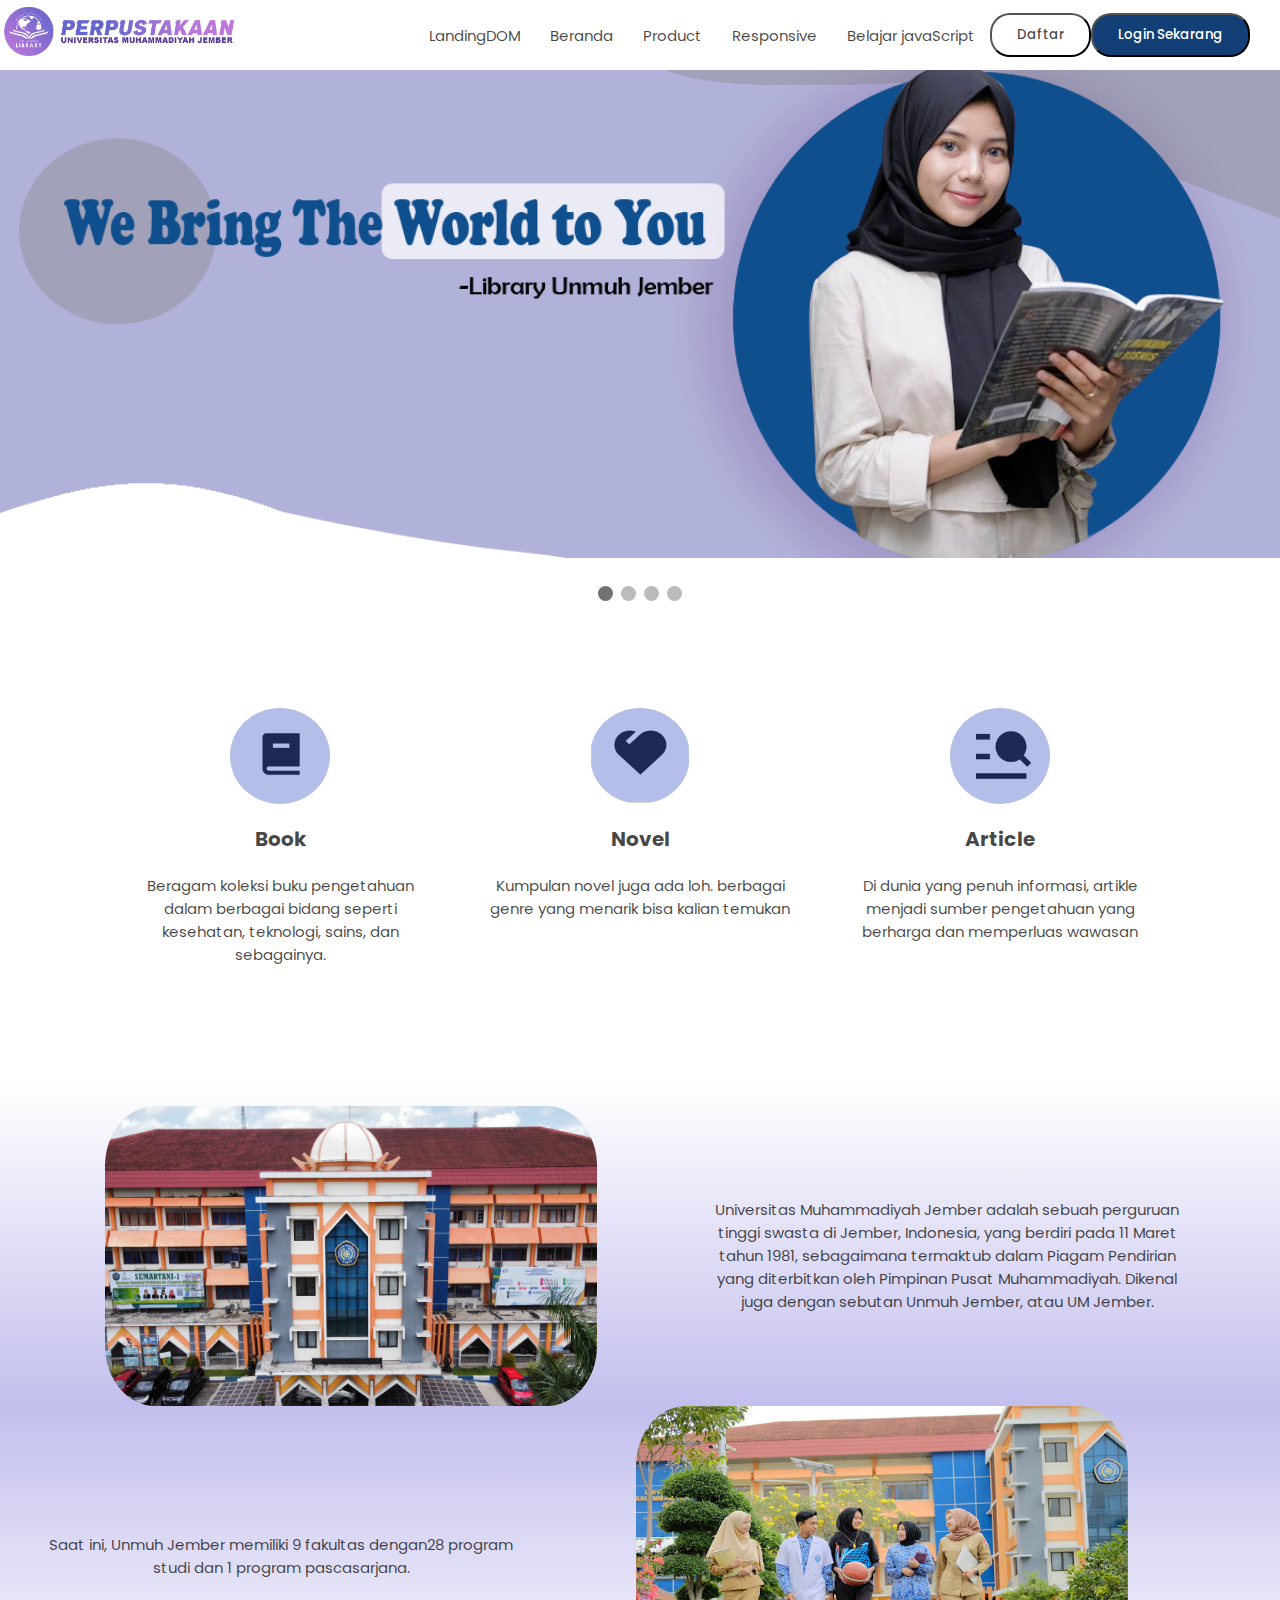
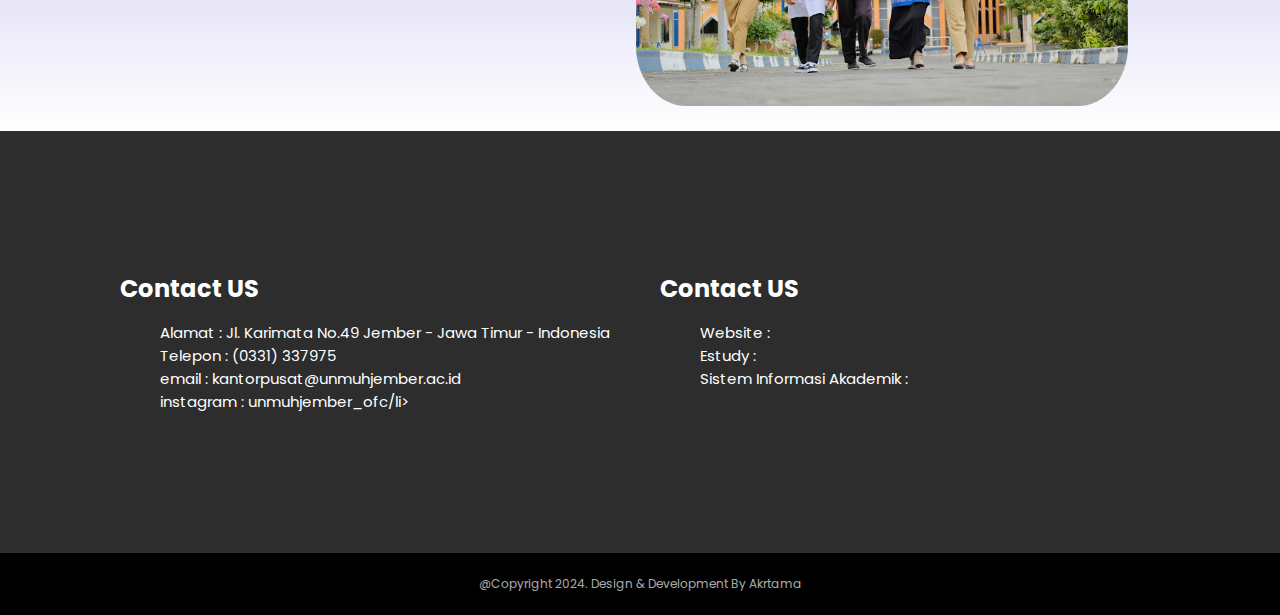
<file: index.html>
<!DOCTYPE html>
<html lang="en">
<head>
    <meta charset="UTF-8">
    <meta name="viewport" content="width=device-width, initial-scale=1.0">
    <title>Document</title>
    <link rel="stylesheet" href="src/css/style.css">
    <link href="https://fonts.googleapis.com/css2?family=Poppins:ital,wght@0,100;0,200;0,300;0,400;0,500;0,600;0,700;0,800;0,900;1,100;1,200;1,300;1,400;1,500;1,600;1,700;1,800;1,900&display=swap" rel="stylesheet">
</head>
<body>
    <nav>
        <img src="src/image/logo_perpus.png" alt="logo" height="60px">
        <ul>
            <li><a href="JavaScriptDOM/landingDOM.html">LandingDOM</a></li>
            <li><a href="">Beranda</a></li>
            <li><a href="productApi.html">Product</a></li>
            <li><a href="product-responsive.html">Responsive</a></li>
            <li><a href="jsdasar.html">Belajar javaScript</a></li>
            <a href="form.html"><button id="btn-registrasi">Daftar</button></a>
            <a href="login-responsive.html"><button>Login Sekarang</button></a>
        </ul>
    </nav>
    <div class="carousel-container">
        <div class="mySlide fade">
            <img src="src/image/slide_1.png" alt="" width="100%" >
        </div>
        <div class="mySlide fade">
            <img src="src/image/slide_2.png" alt="" width="100%">
        </div>
        <div class="mySlide fade">
            <img src="src/image/slide_3.png" alt="" width="100%">
        </div>
        <div class="mySlide fade">
            <img src="src/image/slide_4.png" alt="" width="100%">
        </div>
       
    </div>
   
    <br>
    <div style="text-align:center">
        <span class="dot"></span> 
        <span class="dot"></span> 
        <span class="dot"></span> 
        <span class="dot"></span> 
      </div>

<div class="content-koleksi" id="koleksi">
    <div class="row">
        <div class="col-3">
            <a href="jsdasar.html"><img  src="src/image/book.png" alt="" ></a><h2>Book</h2>
            <p>Beragam koleksi buku pengetahuan dalam berbagai bidang seperti kesehatan, teknologi, sains, dan sebagainya.</p>
        </div>
        <div class="col-3">
            <img src="src/image/novel.png" alt=""><h2>Novel</h2>
            <p>Kumpulan novel juga ada loh. berbagai genre yang menarik bisa kalian temukan</p>
        </div>
        <div class="col-3">
            <img src="src/image/artikel.png" alt=""><h2>Article</h2>
            <p>Di dunia yang penuh informasi, artikle menjadi sumber pengetahuan yang berharga dan memperluas wawasan</p>
        </div>
    </div>
</div>
<div class="content-profil" id="profil">
    <div class="profil1 ">
    <img src="src/image/profil_unmuh.jpg" alt="" id="image_profil1">
    <p>Universitas Muhammadiyah Jember adalah sebuah perguruan tinggi swasta di Jember, Indonesia, yang berdiri pada 11 Maret tahun 1981, sebagaimana termaktub dalam Piagam Pendirian yang diterbitkan oleh Pimpinan Pusat Muhammadiyah. Dikenal juga dengan sebutan Unmuh Jember, atau UM Jember.</p>
</div>
<div class="profil1">
    <p style="padding-left: 10px;">
        Saat ini, Unmuh Jember memiliki 9 fakultas dengan28 program studi dan 1 program pascasarjana.
        </p>
    <img style="text-align: right;" src="src/image/jurusan.jpg" alt="">
</div>
</div>
<footer>
    <div class="row">
        <div class="col-5">
            <div class="contact">
                <h2>Contact US
            <ul>
                <li>Alamat : Jl. Karimata No.49 Jember - Jawa Timur - Indonesia </li>
                <li>Telepon : (0331) 337975</li>
                <li>email : kantorpusat@unmuhjember.ac.id</li>
                <li>instagram : unmuhjember_ofc/li>
            </ul>
        </h2>
        </div>
        </div>
            <div class="col-5">
                <div class="system">
                    <h2>Contact US
                <ul>
                    <li>Website :</li>
                    <li>Estudy :</li>
                    <li>Sistem Informasi Akademik :</li>
                </ul>
            </h2>
            </div>
    
</div>
</footer>
<div class="sub-footer">
    <p>@Copyright 2024. Design & Development By Akrtama</p>
</div> 
<script src="src/javaScript/main.js"></script>
</body>

</html>
</file>
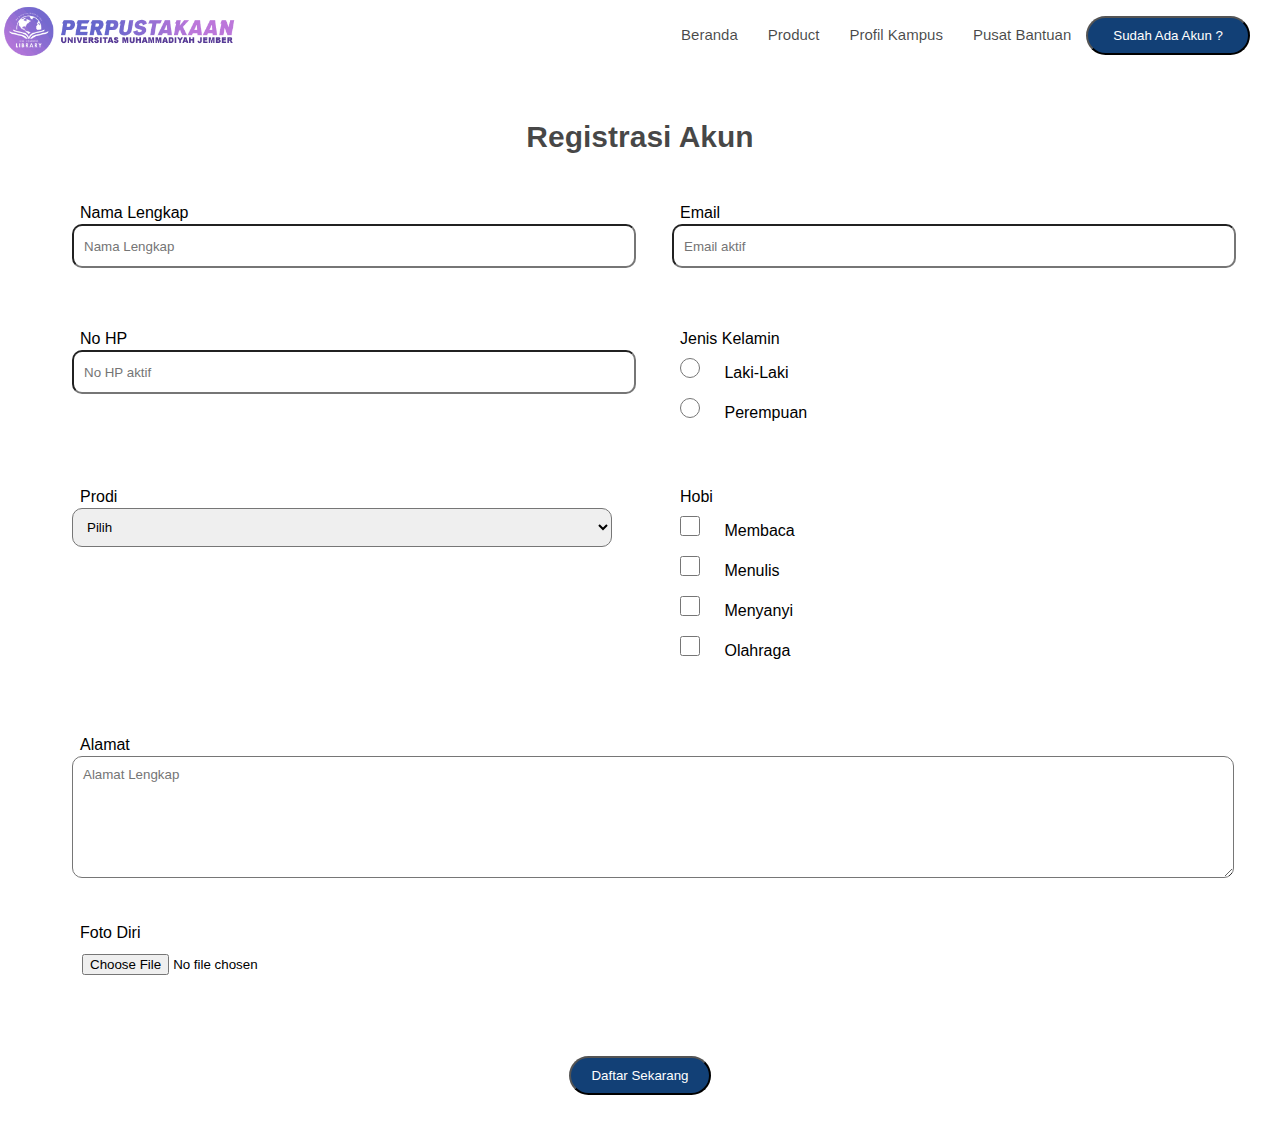
<file: form.html>
<!DOCTYPE html>
<html lang="en">
<head>
    <meta charset="UTF-8">
    <meta name="viewport" content="width=device-width, initial-scale=1.0">
    <title>Document</title>
    <link rel="stylesheet" href="src/css/style.css">
</head>
<body style="margin: 0;">
    <nav>
        <img src="src/image/logo_perpus.png" alt="logo" height="60px">
        <ul>
            <li><a href="index.html">Beranda</a></li>
            <li><a href="productApi.html">Product</a></li>
            <li><a href="#profil">Profil Kampus</a></li>
            <li><a href="">Pusat Bantuan</a></li>
            <a href="index.html"><button>Sudah Ada Akun ?</button></a>
        </ul>
    </nav>
    <section>
    <h1>Registrasi Akun</h1>
    
    <form action="" method="post">
    <div class="parent-section">
    <div class="section50">
    <label for="nama">Nama Lengkap</label><br>
    <input type="text" name="nama" placeholder="Nama Lengkap" required><br>
    </div>
    <div class="section50">
    <label for="email">Email</label><br>
    <input type="email" name="email" placeholder="Email aktif" required><br>
    </div>
    </div>

    <div class="parent-section">
    <div class="section50">
    <label for="no_hp">No HP</label><br>
    <input type="text" name="no_hp" placeholder="No HP aktif"><br>
    </div>
    <div class="section50">
    <label >Jenis Kelamin</label><br>
    <input type="radio" id="jk" name="jk">
    <label class="jenis_kelamin">Laki-Laki</label><br>
    <input type="radio" id="jk" name="jk">
    <label class="jenis_kelamin">Perempuan</label><br>
</div>
</div>
<div class="parent-section">
    <div class="section50">
    <label for="prodi">Prodi</label>
    <select name="prodi" id="prodi">
        <option value="">Pilih</option>
        <optgroup label="Fakultas Teknik" id="fakultas">
        <option value="Teknik sipil">Teknik Sipil</option>
        <option value="Teknik informatika">Teknik Informatika</option>
        <option value="Teknik lingkungan">Teknik Lingkungan</option>
        <option value="Teknik mesin">Teknik Mesin</option>
        <option value="Sistem informasi">Sistem Informasi</option>
    </optgroup>
    <optgroup label="Hukum" id="fakultas">
        <option value="ilmu hukum">Hukum</option>
    </optgroup>
    <optgroup label="Keguruan & Ilmu Pengetahuan">
        <option value="Bahasa Inggris">Pend. Bahasa Inggris</option>
        <option value="Sastra Indonesia">Pend. Bahasa & Sastra Indonesia</option>
        <option value="biologi">Pend. Biologi</option>
        <option value="Matematika">Pend. Matematika</option>
        <option value="PG Paud">PG PAUD</option>
        <option value="olahraga">Pend. Olahraga</option>
        <option value="ppg">Program Profesi Guru</option>
    </optgroup>
    <optgroup label="Agama Islam" id="fakultas"> 
        <option value="Agama islam">Pend. Agama Islam</option>
        <option value="ekonomi syariah">Ekonomi Syariah</option>
    </optgroup>
    <optgroup label="Pertanian" id="fakultas">
        <option value="Agroteknologi">Agroteknologi</option>
        <option value="agribisnis">Agribisnis</option>
        <option value="TIP">Teknologi Industri Pertanian</option>
    </optgroup>
    <optgroup label="Ekonomi & Bisnis">
        <option value="manajemen">Manajemen</option>
        <option value="akuntansi">Akuntansi</option>
        <option value="s2 manajemen">S-2 Magister Manajemen</option>
    </optgroup>
    <optgroup label="Ilmu Sosial & Politik" id="fakultas">
        <option value="ilmu pemerintahan">Ilmu Pemerintahan</option>
        <option value="ilmu komunikasi">Ilmu Komunikasi</option>
        <option value="perhotelan">D3 Perhotelan</option>
    </optgroup>
    <optgroup label="Psikologi" id="jurusan">
        <option value="psikologi">Psikologi</option>
    </optgroup>
    <optgroup label="Ilmu Kesehatan">
        <option value="S1 Keperawatan">S1 Keperawatan</option>
        <option value="D3 Keperawatan">D3 Keperawatan</option>
        <option value="profesi ners">Profesi Ners</option>
    </optgroup>
    </select><br>
</div>

<div class="section50">
    <label>Hobi</label><br>
    <input type="checkbox" id="hobi" name="membaca" >
    <label for="membaca">Membaca</label><br>
    <input type="checkbox" id="hobi" name="menulis">
    <label for="menulis">Menulis</label><br>
    <input type="checkbox" id="hobi" name="menyanyi">
    <label for="menyanyi">Menyanyi</label><br>
    <input type="checkbox" id="hobi" name="olahraga">
    <label for="olahraga">Olahraga</label>
</div>
</div>
<div style="padding:0px 30px; margin: 40px;">
    <label for="alamat">Alamat</label><br>
    <textarea name="alamat" id="alamat" cols="30" rows="3" placeholder="Alamat Lengkap"></textarea><br>
</div>
<div style="padding:0px 30px; margin: 40px;">
    <label for="foto">Foto Diri</label><br>
    <input type="file" id="foto" name="foto"><br>
</div>
<div class="btn-submit">
    <button type="submit">Daftar Sekarang</button>
</div>
</form>
</section>
</body>
</html>
</file>
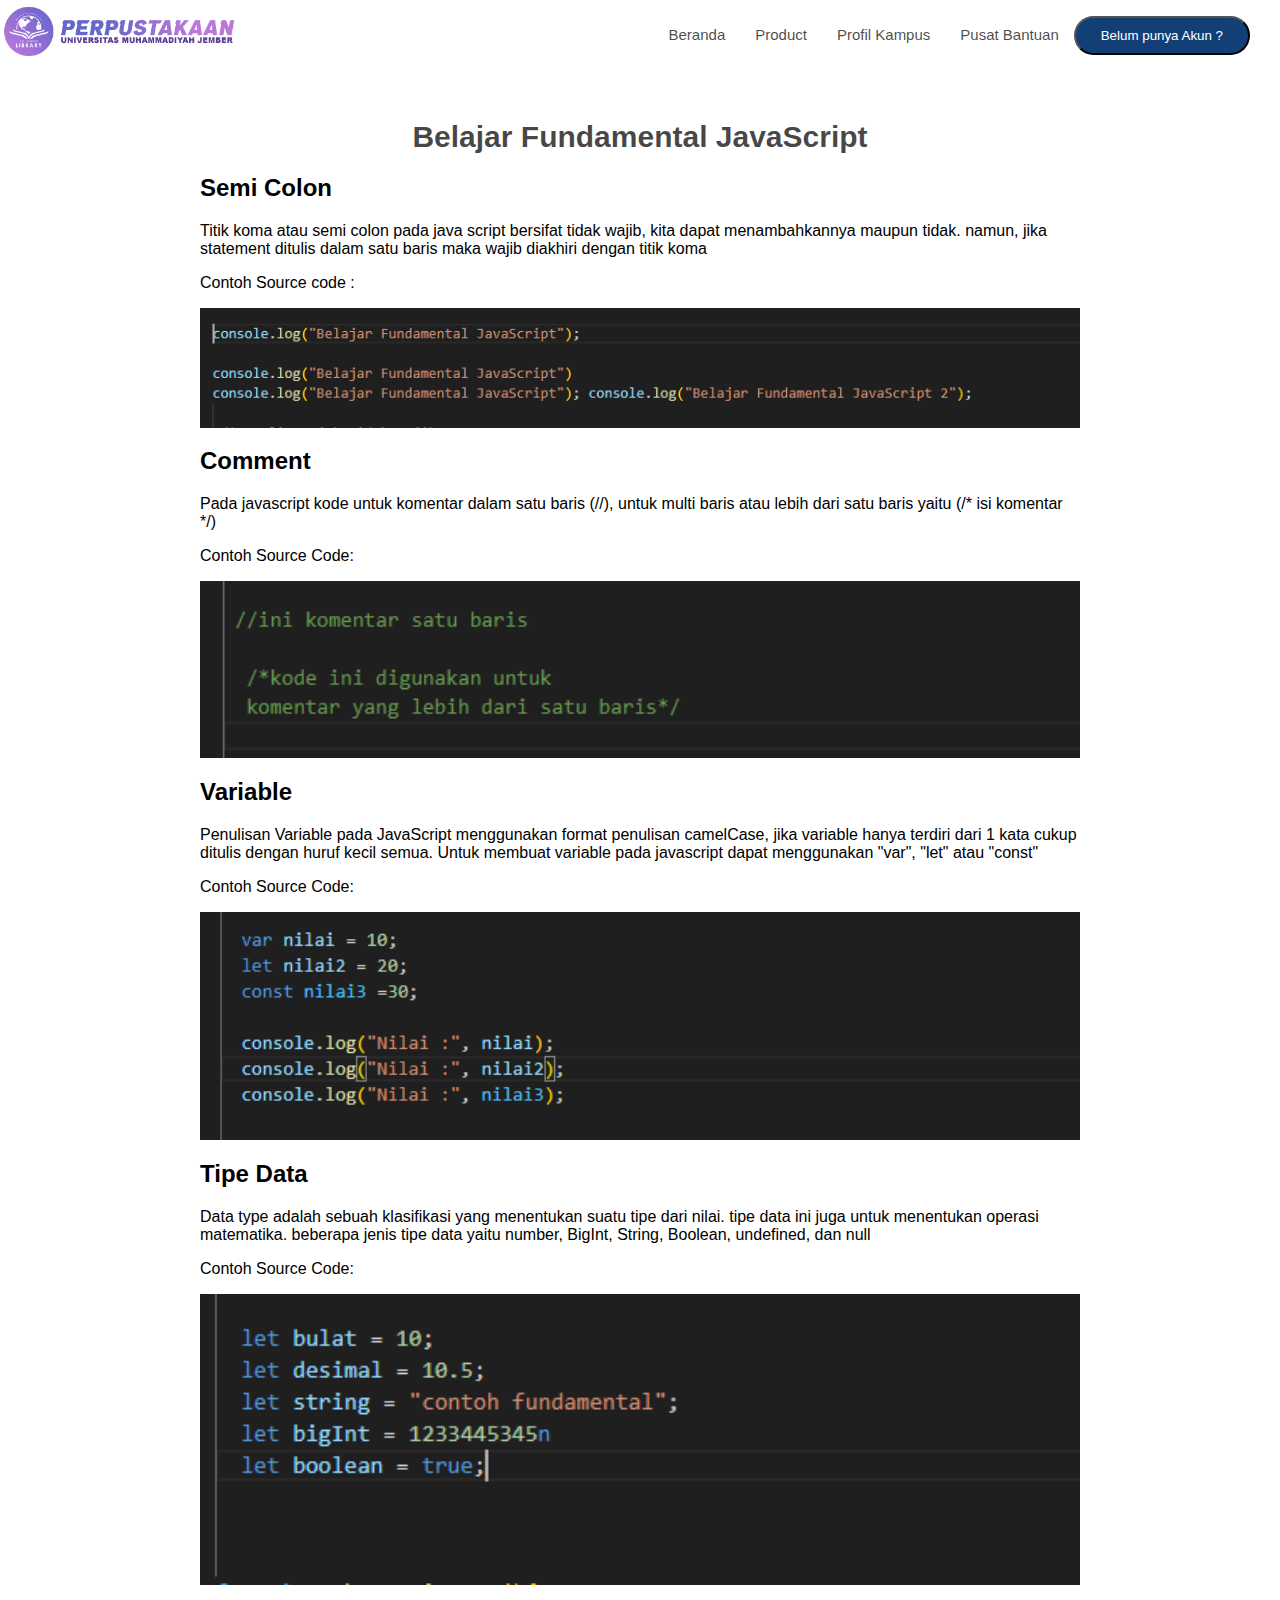
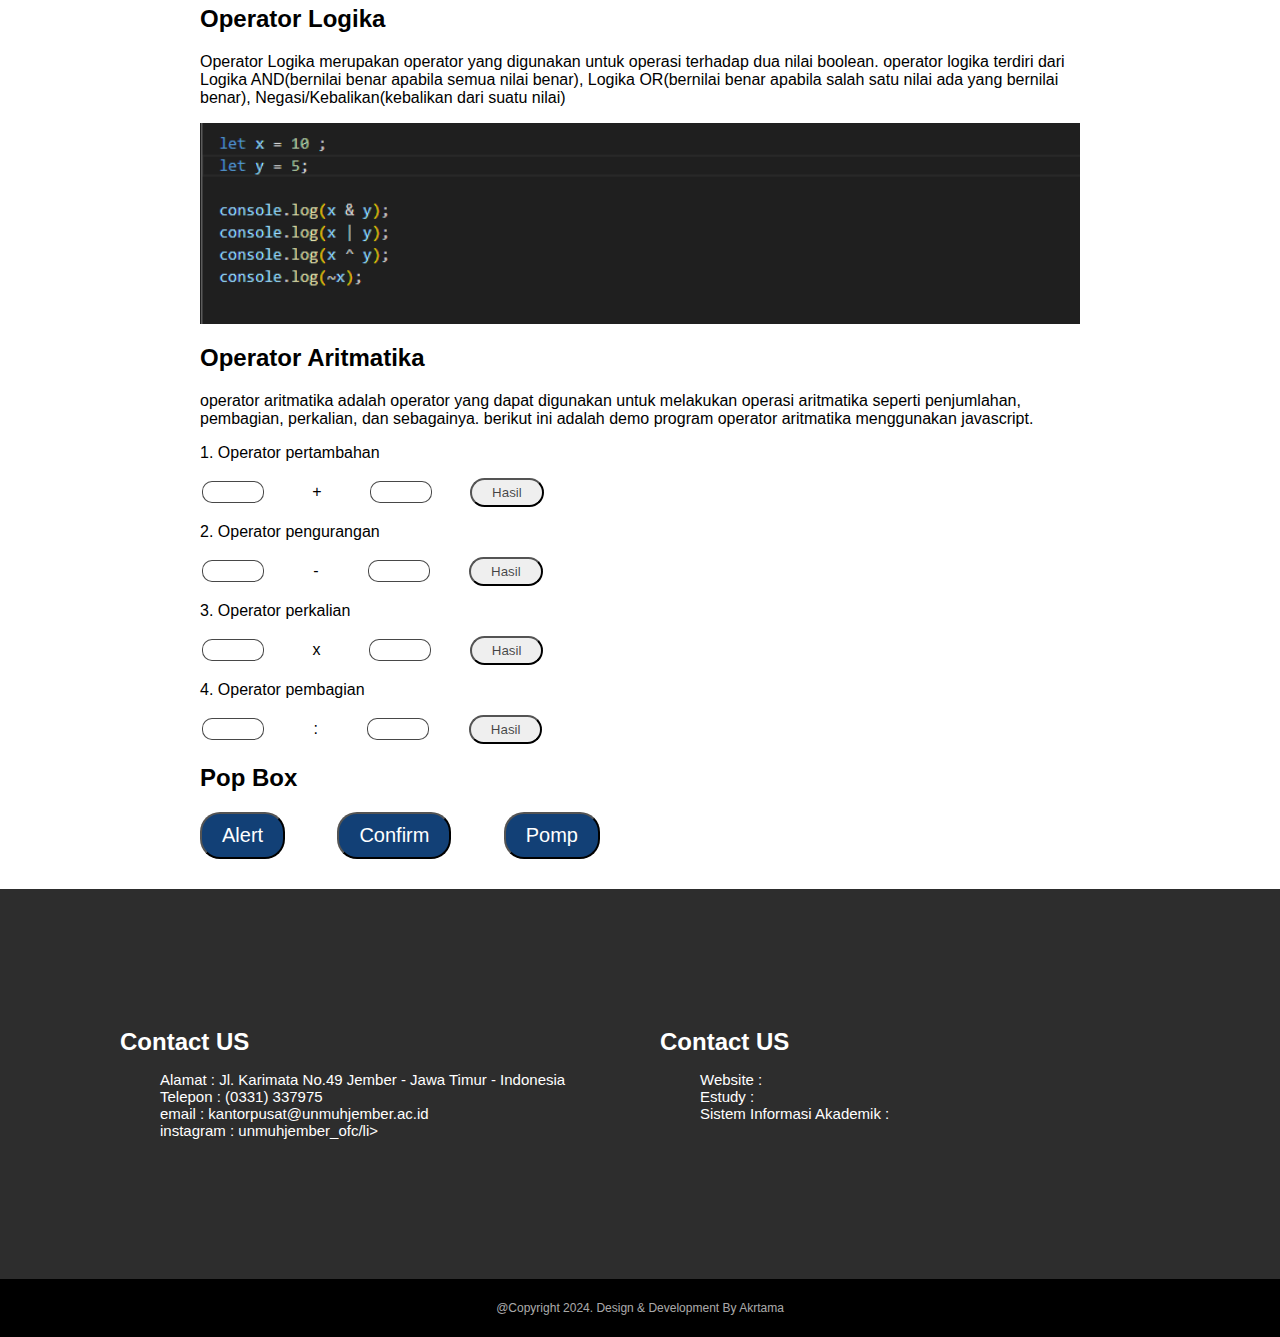
<file: jsdasar.html>
<!DOCTYPE html>
<html lang="en">
<head>
    <meta charset="UTF-8">
    <meta name="viewport" content="width=device-width, initial-scale=1.0">
    <title>Document</title>
    <link rel="stylesheet" href="src/css/style.css">
</head>
<body>
    <nav>
        <img src="src/image/logo_perpus.png" alt="logo" height="60px">
        <ul>
            <li><a href="index.html">Beranda</a></li>
            <li><a href="productApi.html">Product</a></li>
            <li><a href="#profil">Profil Kampus</a></li>
            <li><a href="">Pusat Bantuan</a></li>
            <a href="form.html"><button>Belum punya Akun ?</button></a>
        </ul>
    </nav>
    <section>
    
    <h1 id="title"></h1>

    
    <div class="content-js">
        <h2>Semi Colon</h2>
    <p>Titik koma atau semi colon pada java script bersifat tidak wajib, kita dapat menambahkannya maupun tidak. namun, jika statement ditulis dalam satu baris maka wajib diakhiri dengan titik koma</p>
    <p>Contoh Source code :</p>
    <img src="src/image/titikkoma.png" alt="">
    <h2>Comment</h2>
    <p>Pada javascript kode untuk komentar dalam satu baris (//), untuk multi baris atau lebih dari satu baris yaitu (/* isi komentar */) </p>
    <p>Contoh Source Code:</p>
    <img src="src/image/komentar.png" alt="">
    <h2>Variable</h2>
    <p>Penulisan Variable pada JavaScript menggunakan format penulisan camelCase, jika variable hanya terdiri dari 1 kata cukup ditulis dengan huruf kecil semua. Untuk membuat variable pada javascript dapat menggunakan "var", "let" atau "const" </p>
    <p>Contoh Source Code:</p>
    <img src="src/image/variable.png" alt="">
    <h2>Tipe Data</h2>
    <p>Data type adalah sebuah klasifikasi yang menentukan suatu tipe dari nilai. tipe data ini juga untuk menentukan operasi matematika. beberapa jenis tipe data yaitu number, BigInt, String, Boolean, undefined, dan null</p>
    <p>Contoh Source Code:</p>
    <img src="src/image/tipe data.png" alt="">

    <h2>Operator Logika</h2>
    <p>Operator Logika merupakan operator yang digunakan untuk operasi terhadap dua nilai boolean. operator logika terdiri dari Logika AND(bernilai benar apabila semua nilai benar), Logika OR(bernilai benar apabila salah satu nilai ada yang bernilai benar), Negasi/Kebalikan(kebalikan dari suatu nilai)
    </p>
    <img src="src/image/logika.png" alt="">

    <h2>Operator Aritmatika</h2>
    <p>operator aritmatika adalah operator yang dapat digunakan untuk melakukan operasi aritmatika seperti penjumlahan, pembagian, perkalian,
        dan sebagainya. berikut ini adalah demo program operator aritmatika menggunakan javascript. 
    </p>
    <p>1. Operator pertambahan</p>
    <div class="class-operator">
    <input type="text" id="angka_tambah1">
    <p>+</p>
    <input type="text" id="angka_tambah2">
    <button onclick = pertambahan()>Hasil</button>
    <p id="hasil-tambah"></p>
</div>
    <p>2. Operator pengurangan</p>
    <div class="class-operator">
        <input type="text" id="angka_kurang1">
        <p>-</p>
        <input type="text" id="angka_kurang2">
        <button onclick = pengurangan()>Hasil</button>
        <p id="hasil-kurang"></p>
</div>
<p>3. Operator perkalian</p>
<div class="class-operator">
    <input type="text" id="angka_kali1">
    <p>x</p>
    <input type="text" id="angka_kali2">
    <button onclick = perkalian()>Hasil</button>
    <p id="hasil-kali"></p>
</div>
<p>4. Operator pembagian</p>
<div class="class-operator">
    <input type="text" id="angka_bagi1">
    <p>:</p>
    <input type="text" id="angka_bagi2">
    <button onclick = pembagian()>Hasil</button>
    <p id="hasil-bagi"></p>
</div>


<h2>Pop Box</h2>
<div style="padding-bottom: 30px;"class="class-pop">
<button onclick="fungsiAlert()">Alert</button>
<button onclick="fungsiConfirm()">Confirm</button>
<button onclick="fungsiPrompt()">Pomp</button>
</div>
</section>
<footer>
    <div class="row">
        <div class="col-5">
            <div class="contact">
                <h2>Contact US
            <ul>
                <li>Alamat : Jl. Karimata No.49 Jember - Jawa Timur - Indonesia </li>
                <li>Telepon : (0331) 337975</li>
                <li>email : kantorpusat@unmuhjember.ac.id</li>
                <li>instagram : unmuhjember_ofc/li>
            </ul>
        </h2>
        </div>
        </div>
            <div class="col-5">
                <div class="system">
                    <h2>Contact US
                <ul>
                    <li>Website :</li>
                    <li>Estudy :</li>
                    <li>Sistem Informasi Akademik :</li>
                </ul>
            </h2>
            </div>
    
</div>
</footer>
<div class="sub-footer">
    <p>@Copyright 2024. Design & Development By Akrtama</p>
</div> 

    <script src="src/javaScript/jsdasar.js"></script>
</body>
</html>
</file>
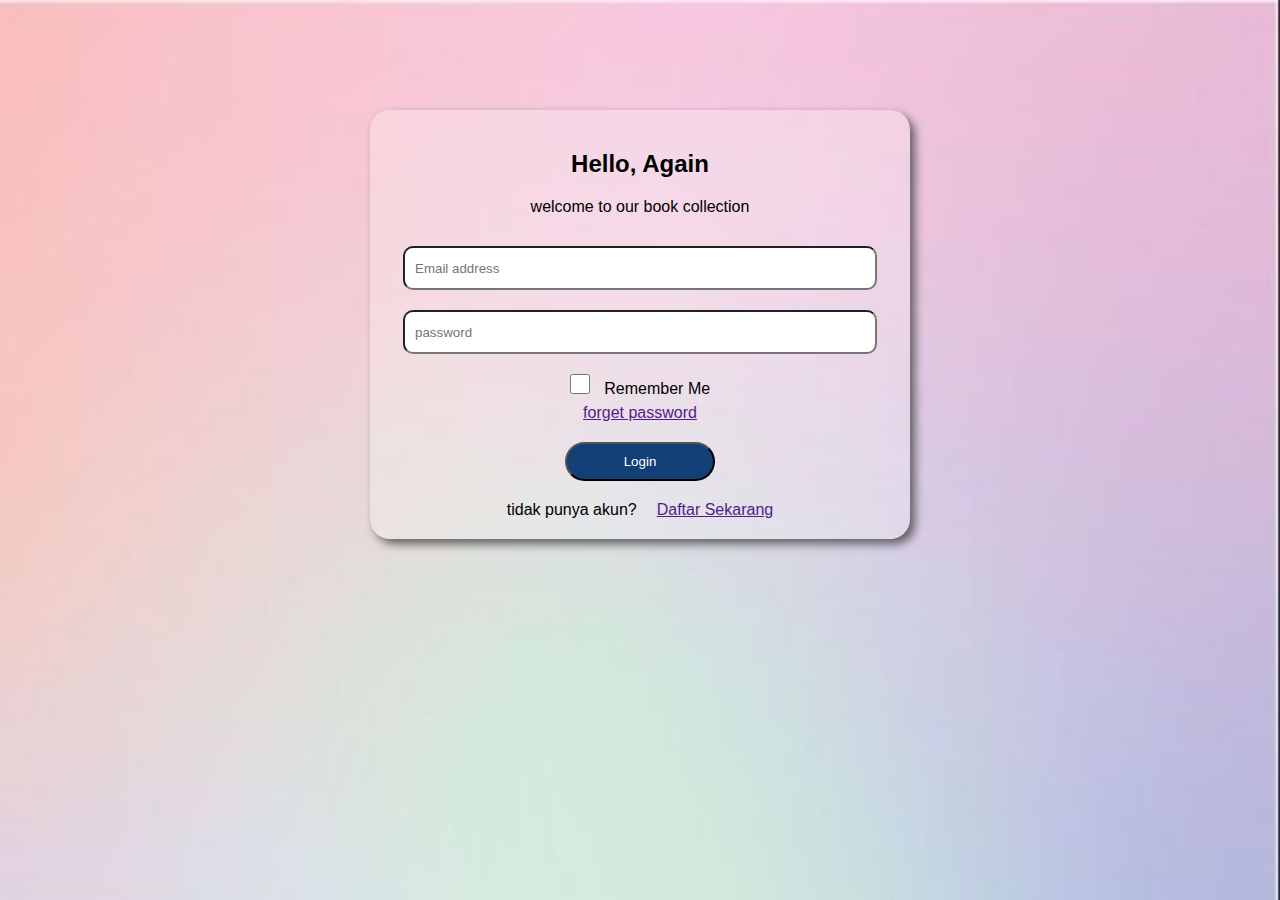
<file: login-responsive.html>
<!DOCTYPE html>
<html lang="en">
<head>
    <meta charset="UTF-8">
    <meta name="viewport" content="width=device-width, initial-scale=1.0">
    <title>Document</title>
    <link rel="stylesheet" href="src/css/style.css">
</head>
<body style="background-image: url(src/image/login-bg.jpg); background-size: cover;">
    <section class="card-parentlogin">
        <article class="card-login">
    <h2>Hello, Again</h2>
    <p>welcome to our book collection </p>
    <form action="POST">
        <input type="email" name="username" id="username" placeholder="Email address"><br>
        <input type="pass" name="password" id="password" placeholder="password">  <br>

        <input type="checkbox" name="remember" id="remember">
        <label for="">Remember Me</label><br>
        <a href="">forget password</a><br>
    

        <button type="submit" class="btn-lgn">Login</button> <br>
        <span>tidak punya akun?</span><a href="">Daftar Sekarang</a>
    </form>
</article>
</section>
</body>
</html>
</file>
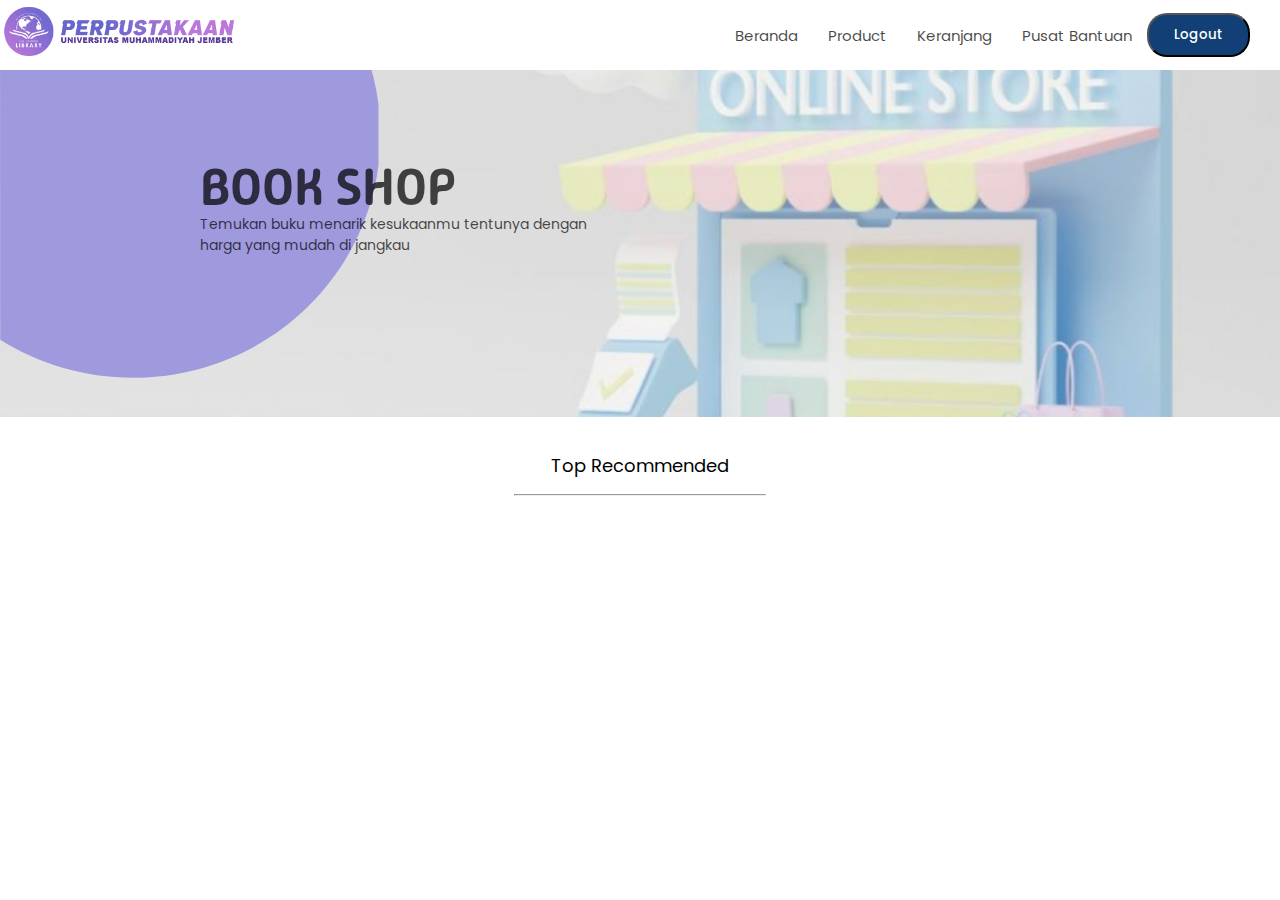
<file: productApi.html>
<!DOCTYPE html>
<html lang="en">
<head>
    <meta charset="UTF-8">
    <meta name="viewport" content="width=device-width, initial-scale=1.0">
    <title>Document</title>
    <link rel="stylesheet" href="src/css/style.css">
    <link href="https://fonts.googleapis.com/css2?family=Italiana&family=Madimi+One&family=Poppins:ital,wght@0,100;0,200;0,300;0,400;0,500;0,600;0,700;0,800;0,900;1,100;1,200;1,300;1,400;1,500;1,600;1,700;1,800;1,900&display=swap" rel="stylesheet">
    <link href="https://fonts.googleapis.com/css2?family=Poppins:ital,wght@0,100;0,200;0,300;0,400;0,500;0,600;0,700;0,800;0,900;1,100;1,200;1,300;1,400;1,500;1,600;1,700;1,800;1,900&display=swap" rel="stylesheet">
</head>
<body>
    <nav>
        <img src="src/image/logo_perpus.png" alt="logo" height="60px">
        <ul>
            <li><a href="index.html">Beranda</a></li>
            <li><a href="productApi.html">Product</a></li>
            <li><a href="#profil">Keranjang</a></li>
            <li><a href="">Pusat Bantuan</a></li>
            <a href="index.html"><button>Logout</button></a>
        </ul>
    </nav>
    <main>
        <h1 class="title-baner">BOOK SHOP</h1>
        <p id="p-banner">Temukan buku menarik 
            kesukaanmu tentunya dengan harga 
            yang mudah di jangkau</p>
        <img class = "baner" src="src/image/product/benner.svg" alt="" style="width: 100%; margin:0;">
        
    </main>
    <section style="padding-top: 20px;">
        <h2 style="text-align: center; font-size: 18px; font-weight: normal; ">Top Recommended</h2>
        <hr style="width: 250px; justify-content: center;">
    <article  id="listProduk" >
       
    
</article>
</section >

    <script src="src/javaScript/product.js"></script>
</body>
</html>
</file>
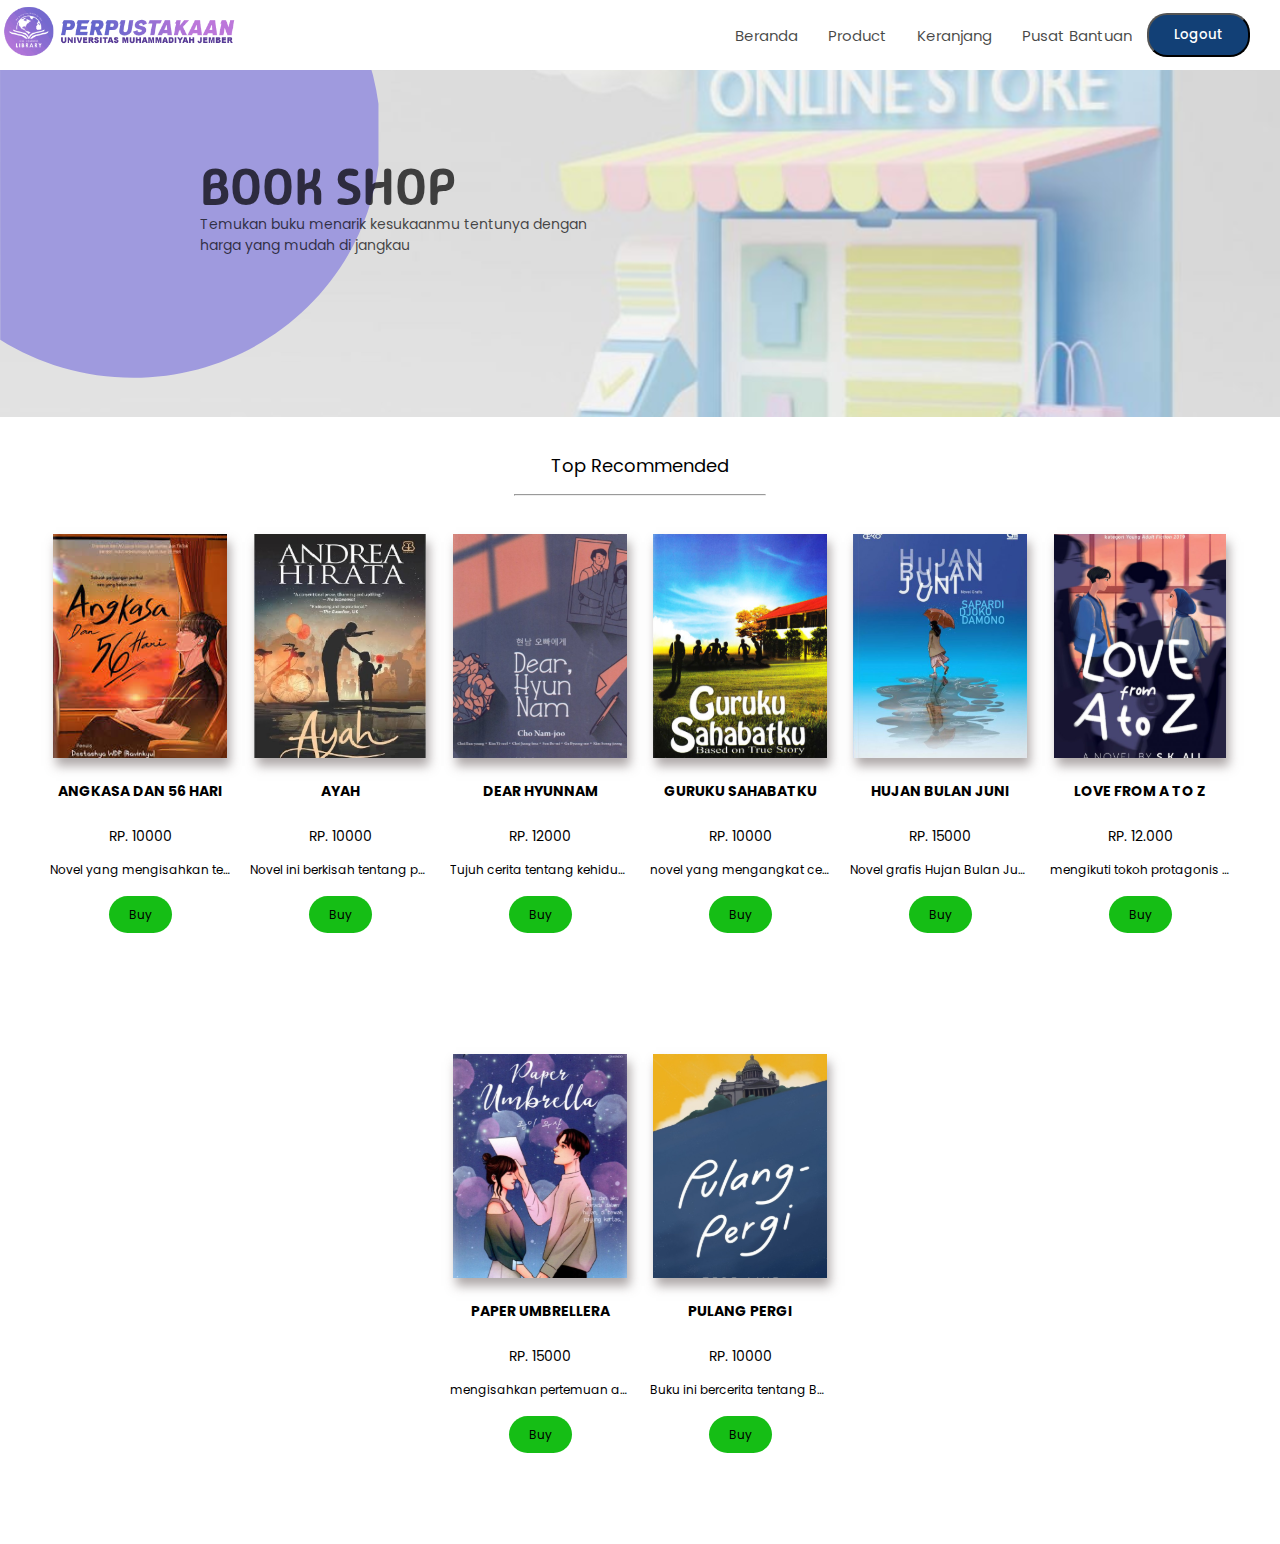
<file: productArray.html>
<!DOCTYPE html>
<html lang="en">
<head>
    <meta charset="UTF-8">
    <meta name="viewport" content="width=device-width, initial-scale=1.0">
    <title>Document</title>
    <link rel="stylesheet" href="src/css/style.css">
    <link href="https://fonts.googleapis.com/css2?family=Italiana&family=Madimi+One&family=Poppins:ital,wght@0,100;0,200;0,300;0,400;0,500;0,600;0,700;0,800;0,900;1,100;1,200;1,300;1,400;1,500;1,600;1,700;1,800;1,900&display=swap" rel="stylesheet">
    <link href="https://fonts.googleapis.com/css2?family=Poppins:ital,wght@0,100;0,200;0,300;0,400;0,500;0,600;0,700;0,800;0,900;1,100;1,200;1,300;1,400;1,500;1,600;1,700;1,800;1,900&display=swap" rel="stylesheet">
</head>
<body>
    <nav>
        <img src="src/image/logo_perpus.png" alt="logo" height="60px">
        <ul>
            <li><a href="index.html">Beranda</a></li>
            <li><a href="productApi.html">Product</a></li>
            <li><a href="#profil">Keranjang</a></li>
            <li><a href="">Pusat Bantuan</a></li>
            <a href="index.html"><button>Logout</button></a>
        </ul>
    </nav>
    <main>
        <h1 class="title-baner">BOOK SHOP</h1>
        <p id="p-banner">Temukan buku menarik 
            kesukaanmu tentunya dengan harga 
            yang mudah di jangkau</p>
        <img class = "baner" src="src/image/product/benner.svg" alt="" style="width: 100%; margin:0;">
        
    </main>
    <section style="padding-top: 20px;">
        <h2 style="text-align: center; font-size: 18px; font-weight: normal; ">Top Recommended</h2>
        <hr style="width: 250px; justify-content: center;">
    <article id="listProduk">
        <div class="card" >
            <div class = "card-image">
            <img src="src/image/product/angkasa.svg" class="card-img" alt="...">
            <div class="card-body">
              <h5 class="card-title">Angkasa dan 56 Hari </h5>
              <p class="card-title">Rp. 10000</p>
              <p class="card-text">Novel yang mengisahkan tentang perjalanan kisah cinta Nadine Jedvanna.</p>
              <a href="#" class="btn-buy">Buy</a>
            </div>
            </div>
          </div>
          <div class="card" >
            <div class = "card-image">
            <img src="src/image/product/ayah.svg" class="card-img" alt="...">
            <div class="card-body">
              <h5 class="card-title">Ayah </h5>
              <p class="card-title">Rp. 10000</p>
              <p class="card-text">Novel ini berkisah tentang perjuangan serta perasaan sayang seorang ayah kepada anaknya, tanpa mengenal ikatan darah sekalipun.</p>
              <a href="#" class="btn-buy">Buy</a>
            </div>
            </div>
          </div>
          <div class="card" >
            <div class = "card-image">
            <img src="src/image/product/dear.svg" class="card-img" alt="...">
            <div class="card-body">
              <h5 class="card-title">Dear Hyunnam </h5>
              <p class="card-title">Rp. 12000</p>
              <p class="card-text">Tujuh cerita tentang kehidupan perempuan yang memilih untuk percaya kepada dirinya sendiri </p>
              <a href="#" class="btn-buy">Buy</a>
            </div>
            </div>
          </div>
          <div class="card" >
            <div class = "card-image">
            <img src="src/image/product/guruku.svg" class="card-img" alt="...">
            <div class="card-body">
              <h5 class="card-title">Guruku Sahabatku </h5>
              <p class="card-title">Rp. 10000</p>
              <p class="card-text">novel yang mengangkat cerita berdasarkan kisah nyata yang menjelaskan lika-liku kehidupan anak muda yang bernama Iyas.</p>
              <a href="#" class="btn-buy">Buy</a>
            </div>
            </div>
          </div>
          <div class="card" >
            <div class = "card-image">
            <img src="src/image/product/hujan.svg" class="card-img" alt="...">
            <div class="card-body">
              <h5 class="card-title">Hujan Bulan Juni </h5>
              <p class="card-title">Rp. 15000</p>
              <p class="card-text">Novel grafis Hujan Bulan Juni karya Sapardi Djoko Damono berkisah tentang sepasang kekasih yang saling mencintai namun terhalang oleh perbedaan budaya dan keyakinan.</p>
              <a href="#" class="btn-buy">Buy</a>
            </div>
            </div>
          </div>
          <div class="card" >
            <div class = "card-image">
            <img src="src/image/product/love.svg" class="card-img" alt="...">
            <div class="card-body">
              <h5 class="card-title">Love From A to Z </h5>
              <p class="card-title">Rp. 12.000</p>
              <p class="card-text">mengikuti tokoh protagonis Zayneb dan Adam, yang melakukan perjalanan ke Doha, Qatar – masing-masing dari AS dan Inggris – dan terus-menerus.</p>
              <a href="#" class="btn-buy">Buy</a>
            </div>
            </div>
          </div>
          <div class="card" >
            <div class = "card-image">
            <img src="src/image/product/umbrerella.svg" class="card-img" alt="...">
            <div class="card-body">
              <h5 class="card-title">Paper Umbrellera </h5>
              <p class="card-title">Rp. 15000</p>
              <p class="card-text">mengisahkan pertemuan antara dua orang di masa lalu yang dipertemukan kembali di masa kini.</p>
              <a href="#" class="btn-buy">Buy</a>
            </div>
            </div>
          </div>
          <div class="card" >
            <div class = "card-image">
            <img src="src/image/product/pulang.svg" class="card-img" alt="...">
            <div class="card-body">
              <h5 class="card-title">Pulang Pergi </h5>
              <p class="card-title">Rp. 10000</p>
              <p class="card-text">Buku ini bercerita tentang Bujang yang kembali harus berpetualang setelah pergi dan pulang.</p>
              <a href="#" class="btn-buy">Buy</a>
            </div>
            </div>
          </div>
          

    
</article>
</section >
</body>
</html>
</file>
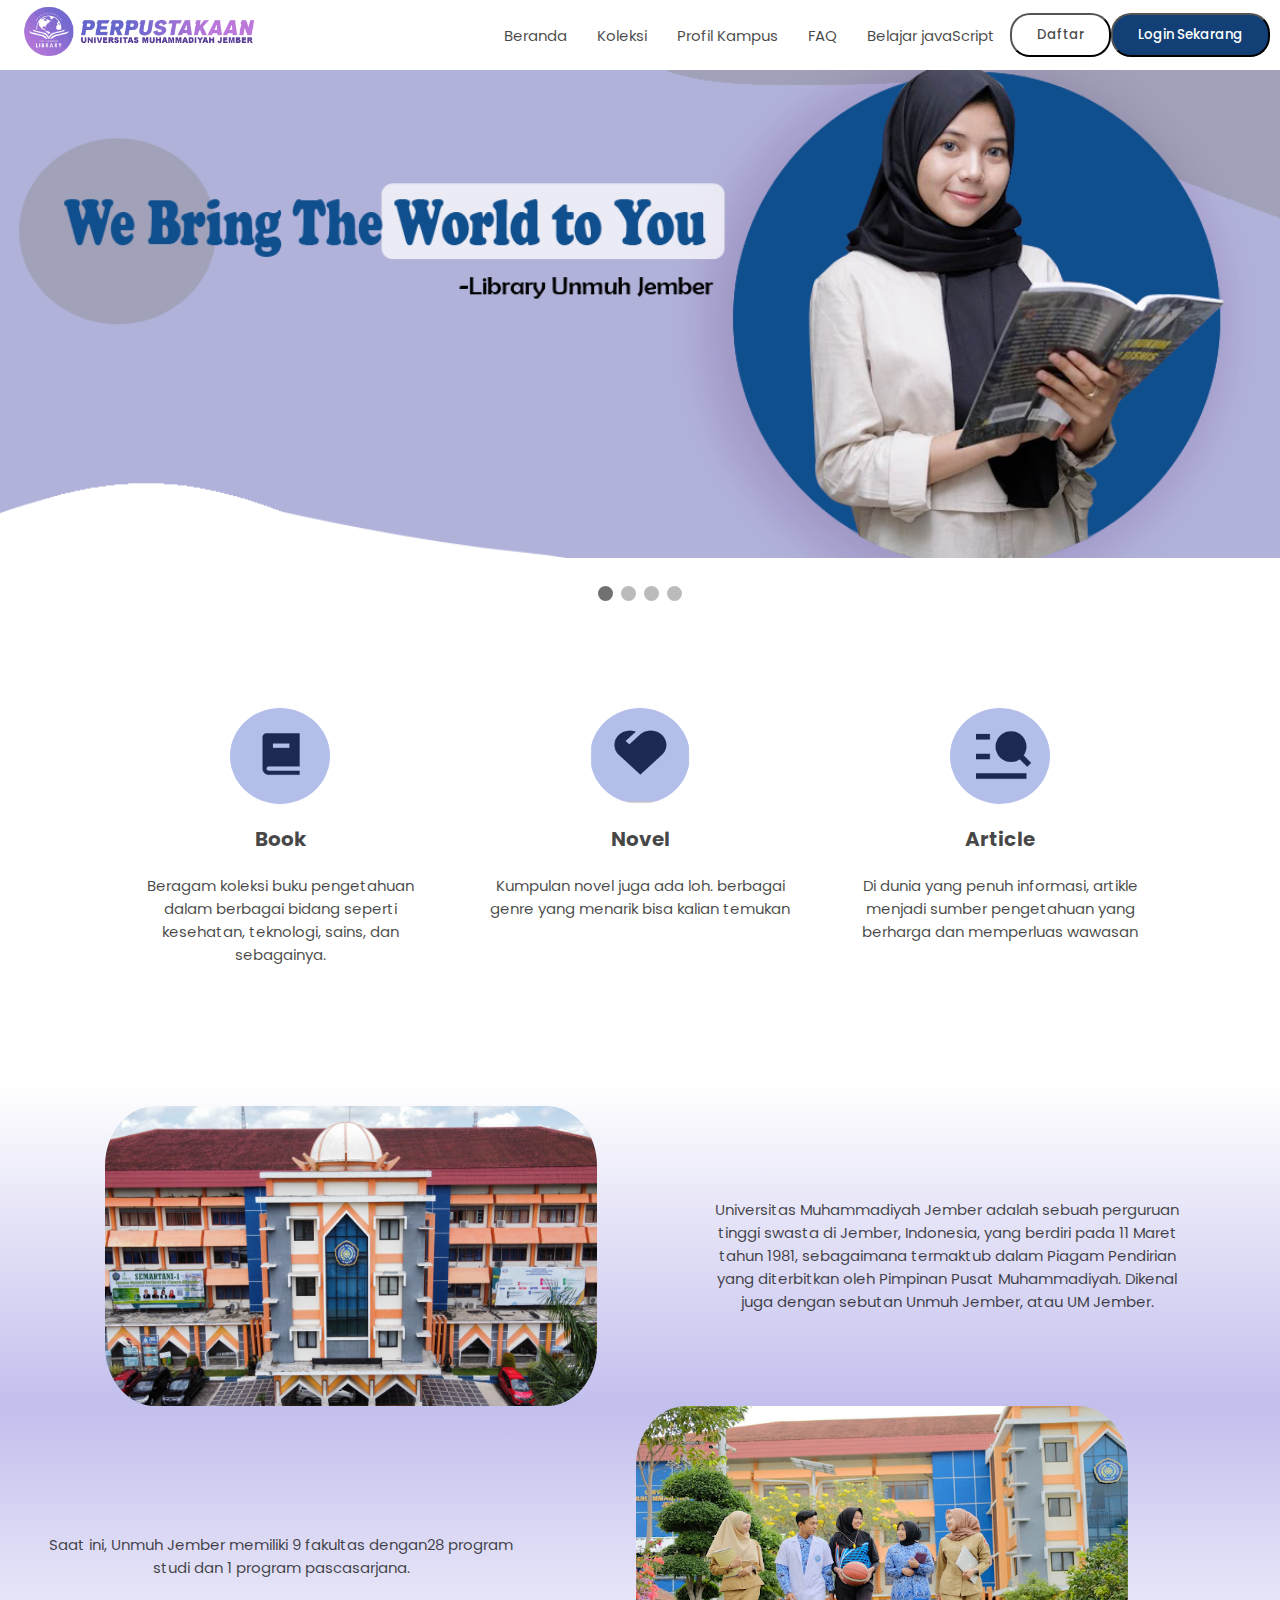
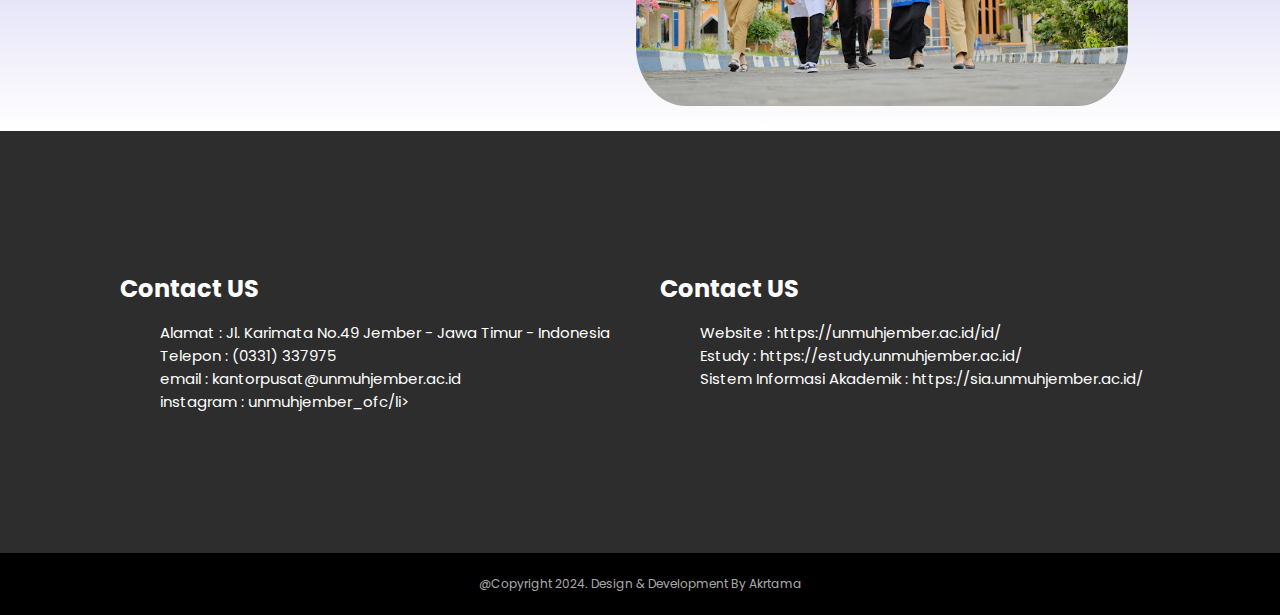
<file: JavaScriptDOM/landingDOM.html>
<!DOCTYPE html>
<html lang="en">
<head>
    <meta charset="UTF-8">
    <meta name="viewport" content="width=device-width, initial-scale=1.0">
    <title>Document</title>
    <link rel="stylesheet" href="style.css">
    <link href="https://fonts.googleapis.com/css2?family=Poppins:ital,wght@0,100;0,200;0,300;0,400;0,500;0,600;0,700;0,800;0,900;1,100;1,200;1,300;1,400;1,500;1,600;1,700;1,800;1,900&display=swap" rel="stylesheet">
</head>
<body>
    <nav>
        <img src="image/logo_perpus.png" alt="logo" height="60px">
        <ul>
            <li><a href="">Beranda</a></li>
            <li><a href="#koleksi">Koleksi</a></li>
            <li><a href="#profil">Profil Kampus</a></li>
            <li><a href="">FAQ</a></li>
            <li><a href="">Belajar javaScript</a></li>
            <a href=""><button id="btn-registrasi">Daftar</button></a>
            <a href="#login"><button>Login Sekarang</button></a>
        </ul>
    </nav>
    <div class="carousel-container">
        <div class="mySlide fade">
            <img src="image/slide_1.png" alt="" width="100%" >
        </div>
        <div class="mySlide fade">
            <img src="image/slide_2.png" alt="" width="100%">
        </div>
        <div class="mySlide fade">
            <img src="image/slide_3.png" alt="" width="100%">
        </div>
        <div class="mySlide fade">
            <img src="image/slide_4.png" alt="" width="100%">
        </div>
       
    </div>
   
    <br>
    <div style="text-align:center">
        <span class="dot"></span> 
        <span class="dot"></span> 
        <span class="dot"></span> 
        <span class="dot"></span> 
      </div>

<div class="content-koleksi" id="koleksi">
    <div class="row">
        <div class="col-3">
            <a href=""><img  src="image/book.png" alt="" ></a><h2>Book</h2>
            <p>Beragam koleksi buku pengetahuan dalam berbagai bidang seperti kesehatan, teknologi, sains, dan sebagainya.</p>
        </div>
        <div class="col-3">
            <img src="image/novel.png" alt=""><h2>Novel</h2>
            <p>Kumpulan novel juga ada loh. berbagai genre yang menarik bisa kalian temukan</p>
        </div>
        <div class="col-3">
            <img src="image/artikel.png" alt=""><h2>Article</h2>
            <p>Di dunia yang penuh informasi, artikle menjadi sumber pengetahuan yang berharga dan memperluas wawasan</p>
        </div>
    </div>
</div>
<div class="content-profil" id="profil">
    <div class="profil1 ">
    <img src="image/profil_unmuh.jpg" alt="" id="image_profil1">
    <p>Universitas Muhammadiyah Jember adalah sebuah perguruan tinggi swasta di Jember, Indonesia, yang berdiri pada 11 Maret tahun 1981, sebagaimana termaktub dalam Piagam Pendirian yang diterbitkan oleh Pimpinan Pusat Muhammadiyah. Dikenal juga dengan sebutan Unmuh Jember, atau UM Jember.</p>
</div>
<div class="profil1">
    <p style="padding-left: 10px;">
        Saat ini, Unmuh Jember memiliki 9 fakultas dengan28 program studi dan 1 program pascasarjana.
        </p>
    <img style="text-align: right;" src="image/jurusan.jpg" alt="">
</div>
</div>
<footer>
    <div class="row">
        <div class="col-5">
            <div class="contact">
                <h2>Contact US
            <ul>
                <li>Alamat : Jl. Karimata No.49 Jember - Jawa Timur - Indonesia </li>
                <li>Telepon : (0331) 337975</li>
                <li>email : kantorpusat@unmuhjember.ac.id</li>
                <li>instagram : unmuhjember_ofc/li>
            </ul>
        </h2>
        </div>
        </div>
            <div class="col-5">
                <div class="system">
                    <h2>Contact US
                <ul>
                    <li>Website : https://unmuhjember.ac.id/id/</li>
                    <li>Estudy : https://estudy.unmuhjember.ac.id/</li>
                    <li>Sistem Informasi Akademik : https://sia.unmuhjember.ac.id/</li>
                </ul>
            </h2>
            </div>
    
</div>
</footer>
<div class="sub-footer">
    <p>@Copyright 2024. Design & Development By Akrtama</p>
</div> 
<script src="landingDOM.js"></script>
</body>

</html>
</file>
<file: src/css/style.css>
:root {
    --button-color: #124076;
    --font-color:rgba(0, 0, 0, 0.719);

  }
*{
    font-family: "Poppins", sans-serif;
  }
body{
    margin: 0;
    padding: 0;
}
nav{
    
    display: flex;
    position: fixed;
    justify-content: space-between;
    height: 70px;
    z-index: 1;
    background-color: white;
    width: 100%;
}
nav img{
    padding-top: 2px;
}
nav ul {
    display: flex;
    list-style: none;
    text-decoration: none;
    align-items: center;
    justify-content: center;
    padding-right: 30px;

}
nav ul li{
    padding: 0px 15px;

}
nav ul li a{
    font-size: 15px;
    text-decoration: none;
    color: var(--font-color);
    
}
nav ul button {
    padding: 10px 25px;
    background-color:var(--button-color);
    color: white;
    border-radius: 20px;
    font-size: 16;
    font-weight: 500;
}
nav ul button:hover {
    padding: 10px 25px;
    background-color:var(--button-color);
    color: white;
    border-radius: 20px;
    font-size: 16;
    font-weight: 700;
}
#btn-registrasi{
    background-color: transparent;
    color: var(--font-color);
}
#btn-registrasi:hover{
    background-color: var(--button-color);
    color: white;
}
.icon-menu {
    display : flex;
    font-size :25px;
    align-items: center;
    font-weight: bold;
}
.nav-mobile{
    display: none;
}
/*
index
*/

.carousel-container {
    width: 100%;
    position: relative;
    margin: auto;
    padding-top: 70px;
    
}
.mySlide{
    display: none;
}
img {
    vertical-align: middle;
}
.dot   {
    height: 15px;
    width: 15px;
    margin: 0 2px;
    background-color: #bbb;
    border-radius: 50%;
    display: inline-block;
    transition: background-color 0.6s ease;
}
.active {
    background-color: #717171;
  }
.fade {
    animation-name: fade;
    animation-duration: 2s;
  }

@keyframes fade{
    from {opacity: 50%;}
    to {opacity: 100%;}
}


.content-koleksi{
    padding:20px;
}

.row{
    display:flex;
    margin: 80px;
    justify-content: center;
    
    
}
.col-3{
    width: 30%;
    text-align: center;
    padding: 0px 25px;
    
}
.col-3 img{
    border-radius: 50%;
    width: 100px;
}
.col-3 h2 {
    margin: 20px;
    font-size: 20px;
    font-weight: bold;
    color:var(--font-color);
    font-family: "Poppins", sans-serif;
}
.col-3 p{
    color: var(--font-color);
    font-family: "Poppins", sans-serif;
    font-size: 15px;
}

.col-5 {
    width: 50%;
    padding:20px;
}
.col-5 ul{
    list-style: none;
    font-size: 15px;
    font-weight: normal;

}

.content-profil {
    background-image: linear-gradient(to bottom, #ffffff, #8b84dd85,#ffffff);
    padding: 25px;
}
.content-profil img{
    position: relative;
    width: 40%;
    height: 300px;
    border-radius: 20%;
    padding: 0 80px;
    animation: pulse 6s ease-in-out ;

}
@keyframes pulse{
    0%{
        transform: translate(-50%, -50%) scale(1);
        opacity: 1;
    }
    50%{
        transform:  scale(1.2);
        opacity: 0.7;
    }
    100%{
        transform: scale(1);
        opacity: 1;
    }
}
.profil1{
    display: inline-block;
    border-radius: 5%;
    width: 100%;
    position: relative;
    
}
.profil1 p {
    padding-right: 25px;
    padding-left: 20px;
    display:inline-block;
    vertical-align: middle;
    width: 40%;
    color: var(--font-color);
    font-family: "Poppins", sans-serif;
    font-size: 15px;
    text-align: center;

}

footer{
    background-color: #000000d2;
    color: white;
    height: 100%;
    padding: 20px;
    margin: 0%;
}
.sub-footer {
    background-color: black;
    color:rgba(255, 255, 255, 0.678);
    width: 100%;
    text-align: center;
    padding: 10px 0px;
    font-size: 12px;
}

/*
form
*/
section{
    position: relative;
    margin: auto;
    width: 100%;
    padding-top :100px;
}
section h1{
    text-align: center;
    color: var(--font-color);
    font-size: 30px;

}

input, 
textarea
{
    width: 100%;
    height: 20px;
    padding: 10px;
    margin: 2px;
    border-radius: 10px;
}
select{
    padding: 10px;
    width: 100%;
    margin: 2px;
    border-radius: 10px;
    
}
#alamat{
    height: 100px;
}
#jk,
#hobi{
    margin: 10px;
    width: 20px;
}

label{
    padding: 10px;
}

.parent-section{
    display: flex;
    padding: 0px 40px;
}
.section50{
    width: 45%;
    align-items: center;
    justify-content: space-between;
    padding: 30px;
}
.btn-submit{
text-align: center;
padding: 30px;
}

.btn-submit button{
    padding: 10px 20px;
    border-radius: 20px;
    background-color: var(--button-color);
    color: white;
    font-weight: medium;
    
}
.btn-submit button:hover{
    padding: 10px 20px;
    border-radius: 20px;
    background-color: var(--button-color);
    color: white;
    font-weight: bold;
    
}
.content-js{
    margin: 0px 200px;
}
.content-js input{
    width: 50px;
    padding: 5px;
    border: 1px solid var(--font-color);
    border-radius: 10px;
    height: 10px;
}
.class-operator{
    display: flex;
    align-items: center;
    justify-content: space-between;
    width: 400px;
    
}
.class-pop{
    display: flex;
    align-items: center;
    justify-content: space-between;
    width: 400px;
    
}
.class-operator p {
    margin: 0px 10px;

}
.content-js img{
    text-align: center;
    width: 100%;
}
.class-operator button {
    padding: 5px 20px;
    border-radius: 20px;
    background-color: none;
    color: var(--font-color);
}
.class-operator button:hover {
    padding: 5px 20px;
    border-radius: 20px;
    background-color: var(--button-color);
    color: white;
}
.class-pop button {
    padding: 10px 20px;
    border-radius: 20px;
    color: white;
    background-color: var(--button-color);
    font-size: 20px;
}
.class-pop button:hover {
    padding: 10px 20px;
    border-radius: 20px;
    background-color: transparent;
    color: var(--button-color);
    font-size: 20px;
}

/*prudukArray*/
#listProduk{
    display: flex;
    justify-content: center;
    flex-wrap: wrap;
    padding: 0px 20px;

}

.menu-icon {
   display: none;
}
.icon-menu i, .icon-menu h4{
    display: none;
}
.card{
    height: 500px;
    width: 180px;
    text-align: center;
    border: 1px solid none;
    border-radius: 20px;
    margin: 10px;
    
}
.card-image{
    padding-top: 20px;
    height: 224px;
  
}
.card-image img {
    height: 100%;
    box-shadow: 3px 8px 10px rgba(95, 84, 84, 0.5);
    
}

.card-title{
    font-family: "Poppins", sans-serif;
    font-size: 14px;
    font-weight: medium;
    text-transform:uppercase;
}
.card-text {
    width: 180px; 
    white-space: nowrap; 
    overflow: hidden; 
    text-overflow: ellipsis;
    font-family: "Poppins", sans-serif;
    font-size: 12px;
    font-weight: normal;
    padding-bottom :10px;
}

.btn-buy{
    border: none;
    background-color: rgb(21, 190, 21);
    padding:10px 20px;
    font-size: 12px;
    font-weight: medium;
    border-radius: 20px;
    text-decoration: none;
    color: rgb(0, 0, 0);

}
.btn-buy:hover {
    border: none;
    background-color: rgb(253, 239, 44);
    padding:12px 22px;
    font-size: 13px;
    font-weight: bold;
    border-radius: 20px;
    text-decoration: none;
    color: rgb(7, 7, 7);
    
}
.banner{
    position: relative;
    
}
.title-baner{
    position: absolute;
    padding-top:120px;
    padding-left: 200px;
    font-family: "Madimi One", sans-serif;
    font-weight: 400;
    font-style: normal;
    font-size: 50px;
    color: var(--font-color);
}
#p-banner{
    position: absolute;
    padding-top:200px;
    padding-left: 200px;
    width: 400px;
    font-family:"Poppins", sans-serif ;
    font-size: 14px;
    color: rgba(0, 0, 0, 0.705);
}

/*Responsive design*/
@media only screen and (max-width: 838px){
    nav{
        flex-wrap: wrap;
    }
    nav ul {
        background-color: #ffffff;
        margin-top: 0;
        flex-direction: column;
        width: 100%;
        padding-bottom: 20px;
     }
     nav ul.hidden {
      display: none;  
     }
     nav ul li{
        
        padding: 20px 0px;
    
    }
    .nav-mobile{
        display: none;
    }
     .menu-icon {
        font-size: 35px;
        font-weight: bold;
        padding: 0 20px;
        display: flex;
        align-items: center;
    }
    .title-baner{
       display: none;
    }
    #p-banner{
      display: none;
    }
}
@media only screen and (max-width: 576px){
    #listProduk{
        background-color: #be6eff;
        display: flex;
        justify-content: center;
        flex-wrap: wrap;
        padding: 90px 2px;
    
    }
    .menu-icon {
        display: none;
    }
    .card{
        height: 440px;
        width: 180px;
        text-align: center;
        border: 1px solid none;
        border-radius: 20px;
        margin: 10px;
        
    }
    .card-image{
        padding-top: 20px;
        height: 200px;
      
    }
    nav{
    
        display: flex;
        position: fixed;
        justify-content: center;
        height: 90px;
        z-index: 1;
        background-color: #ffffff;
        width: 100%;
        box-shadow: 3px 8px 12px rgba(95, 84, 84, 0.5);
    }
  
    nav ul {
       display: none;
    
    }
   .icon-menu img {
    justify-content: center;
   }
   
    .title-baner, .baner, #p-banner, .sub-title{
        display: none;
    }
    .nav-mobile {
        display: flex;
        justify-content: center;
        background-color: #ffffff;
    }
    .nav-mobile ul {
        display: flex;
        list-style: none;
        text-decoration: none;
        align-items: center;
        justify-content: center;
        padding-right: 30px;
    }
    .nav-mobile ul li {
        padding: 0px 20px;
    }
    .nav-mobile ul li a  {
        font-size: 20px;
        text-decoration: none;
    }
    .nav-mobile ul li i {
        font-size: 25px;
    }
}
    

/*Login*/


.card-parentlogin {
    justify-content: center;
    display: flex;
    align-items: center;
  
 
}
.card-login {
    position: relative;
    text-align: center;
    background-color: rgba(255, 255, 255, 0.247);
    border: 1px solid none;
    box-shadow: 5px 5px 10px rgb(99, 96, 100);
    padding: 20px 20px;
    border-radius: 20px;
    margin: 10px;
    width: 500px;
    
}
.card-login h2, 
.card-login p{
    text-align: center;
    margin:20px 0;
}
.card-login input{
    width: 90%;
    margin: 10px;
}
.card-login #remember{
    text-align: start;
    width: 20px;
    margin-right: 0;
}
.card-login a, .card-login span {
    padding: 10px;
}
.btn-lgn {
    text-align: center;
    width: 30%;
    padding: 10px 20px;
    margin: 20px 0px;
    background-color: var(--button-color);
    color: white;
    border-radius: 20px;

}

@media only screen and (max-width: 862px){
    .card-login {
        position: relative;
        text-align: center;
        background-color: rgba(255, 255, 255, 0.247);
        border: 1px solid none;
        box-shadow: 5px 5px 10px rgb(99, 96, 100);
        padding: 20px 20px;
        border-radius: 20px;
        margin: 10px;
        width: 400px;
        
    }
    .card-login p{
        text-align: center;
        margin:40px 0;
        padding-bottom: 30px;
    }
    #password {
        margin-bottom: 40px;
    }
    .btn-lgn {

        width: 50%;
        padding: 10px 20px;
        margin: 50px 0px;
        background-color: var(--button-color);
        color: white;
        border-radius: 20px;
        font-size: 14px;
    
    }
    
}@media only screen and (max-width: 546px){
    .card-login {
        position: relative;
        text-align: center;
        background-color: rgba(255, 255, 255, 0.247);
        border: 1px solid none;
        box-shadow: 5px 5px 10px rgb(99, 96, 100);
        padding: 20px 25px;
        border-radius: 20px;
        margin: 10px;
        width: 300px;
        
    }
    .card-login p{
        text-align: center;
        margin:40px 0;
        padding-bottom: 30px;
    }
    #password {
        margin-bottom: 40px;
    }
    .btn-lgn {

        width: 50%;
        padding: 10px 20px;
        margin: 50px 0px;
        background-color: var(--button-color);
        color: white;
        border-radius: 20px;
        font-size: 14px;
    
    }
}
</file>
<file: JavaScriptDOM/style.css>
:root {
    --button-color: #124076;
    --font-color:rgba(0, 0, 0, 0.719);

  }
*{
    font-family: "Poppins", sans-serif;
  }
body{
    margin: 0;
    padding: 0;
}
nav{
    
    display: flex;
    position: fixed;
    justify-content: space-between;
    padding-left: 20px;
    height: 70px;
    z-index: 1;
    background-color: white;
    width: 100%;
}
nav img{
    padding-top: 2px;
}
nav ul {
    display: flex;
    list-style: none;
    text-decoration: none;
    align-items: center;
    justify-content: center;
    padding-right: 30px;

}
nav ul li{
    padding: 0px 15px;

}
nav ul li a{
    font-size: 15px;
    text-decoration: none;
    color: var(--font-color);
    
}
nav ul button {
    padding: 10px 25px;
    background-color:var(--button-color);
    color: white;
    border-radius: 20px;
    font-size: 16;
    font-weight: 500;
}
nav ul button:hover {
    padding: 10px 25px;
    background-color:var(--button-color);
    color: white;
    border-radius: 20px;
    font-size: 16;
    font-weight: 700;
}
#btn-registrasi{
    background-color: transparent;
    color: var(--font-color);
}
#btn-registrasi:hover{
    background-color: var(--button-color);
    color: white;
}
/*
index
*/

.carousel-container {
    width: 100%;
    position: relative;
    margin: auto;
    padding-top: 70px;
    
}

img {
    vertical-align: middle;
}
.dot   {
    height: 15px;
    width: 15px;
    margin: 0 2px;
    background-color: #bbb;
    border-radius: 50%;
    display: inline-block;
    transition: background-color 0.6s ease;
}
.active {
    background-color: #717171;
  }
.fade {
    animation-name: fade;
    animation-duration: 2s;
  }

@keyframes fade{
    from {opacity: 50%;}
    to {opacity: 100%;}
}


.content-koleksi{
    padding:20px;
}

.row{
    display:flex;
    margin: 80px;
    justify-content: center;
    
    
}
.col-3{
    width: 30%;
    text-align: center;
    padding: 0px 25px;
    
}
.col-3 img{
    border-radius: 50%;
    width: 100px;
}
.col-3 h2 {
    margin: 20px;
    font-size: 20px;
    font-weight: bold;
    color:var(--font-color);
    font-family: "Poppins", sans-serif;
}
.col-3 p{
    color: var(--font-color);
    font-family: "Poppins", sans-serif;
    font-size: 15px;
}

.col-5 {
    width: 50%;
    padding:20px;
}
.col-5 ul{
    list-style: none;
    font-size: 15px;
    font-weight: normal;

}

.content-profil {
    background-image: linear-gradient(to bottom, #ffffff, #8b84dd85,#ffffff);
    padding: 25px;
}
.content-profil img{
    position: relative;
    width: 40%;
    height: 300px;
    border-radius: 20%;
    padding: 0 80px;
    animation: pulse 6s ease-in-out ;

}
@keyframes pulse{
    0%{
        transform: translate(-50%, -50%) scale(1);
        opacity: 1;
    }
    50%{
        transform:  scale(1.2);
        opacity: 0.7;
    }
    100%{
        transform: scale(1);
        opacity: 1;
    }
}
.profil1{
    display: inline-block;
    border-radius: 5%;
    width: 100%;
    position: relative;
    
}
.profil1 p {
    padding-right: 25px;
    padding-left: 20px;
    display:inline-block;
    vertical-align: middle;
    width: 40%;
    color: var(--font-color);
    font-family: "Poppins", sans-serif;
    font-size: 15px;
    text-align: center;

}

footer{
    background-color: #000000d2;
    color: white;
    height: 100%;
    padding: 20px;
    margin: 0%;
}
.sub-footer {
    background-color: black;
    color:rgba(255, 255, 255, 0.678);
    width: 100%;
    text-align: center;
    padding: 10px 0px;
    font-size: 12px;
}
</file>
